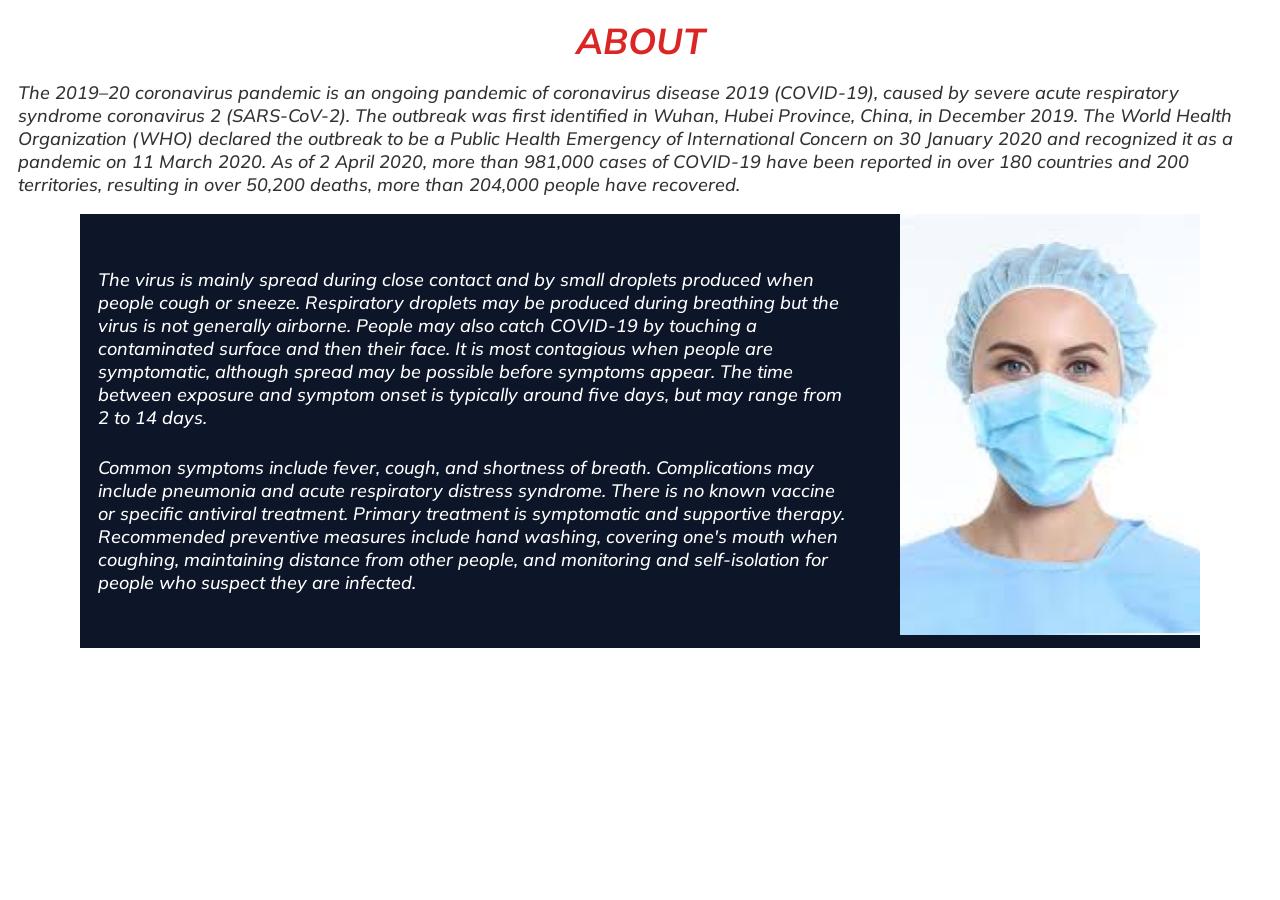
<file: about/about.html>
<!DOCTYPE html>
<html lang="en">
    <head>
        <meta charset="UTF-8">
        <meta name="viewport" content="width=device-width, initial-scale=1.0">
        <title>COVID-19 | About</title>
        <link href="https://fonts.googleapis.com/css2?family=Mulish:ital,wght@0,500;1,400;1,500&display=swap" rel="stylesheet">
        <link rel="stylesheet" href="../public/css/styles.css" type="text/css">
    </head>
    <body>
        <header>
            <h1>About</h1>
        </header>
        <main>
            <p>The 2019–20 coronavirus pandemic is an ongoing pandemic of coronavirus disease 2019 (COVID-19), caused by severe acute respiratory syndrome coronavirus 2 (SARS-CoV-2). The outbreak was first identified in Wuhan, Hubei Province, China, in December 2019. The World Health Organization (WHO) declared the outbreak to be a Public Health Emergency of International Concern on 30 January 2020 and recognized it as a pandemic on 11 March 2020. As of 2 April 2020, more than 981,000 cases of COVID-19 have been reported in over 180 countries and 200 territories, resulting in over 50,200 deaths, more than 204,000 people have recovered.</p>
            <div class="about-flex flex">
                <div class="about-flex-text">
                    <p>The virus is mainly spread during close contact and by small droplets produced when people cough or sneeze. Respiratory droplets may be produced during breathing but the virus is not generally airborne. People may also catch COVID-19 by touching a contaminated surface and then their face. It is most contagious when people are symptomatic, although spread may be possible before symptoms appear. The time between exposure and symptom onset is typically around five days, but may range from 2 to 14 days.</p>
                    <p>Common symptoms include fever, cough, and shortness of breath. Complications may include pneumonia and acute respiratory distress syndrome. There is no known vaccine or specific antiviral treatment. Primary treatment is symptomatic and supportive therapy. Recommended preventive measures include hand washing, covering one's mouth when coughing, maintaining distance from other people, and monitoring and self-isolation for people who suspect they are infected.</p>
                </div>
                <div class="about-img-div img-div">
                    <img src="../public/images/cdc-k0KRNtqcjfw-unsplash 1.png" alt="A health worker">
                </div>
            </div>
        </main>
    </body>
</html>
</file>
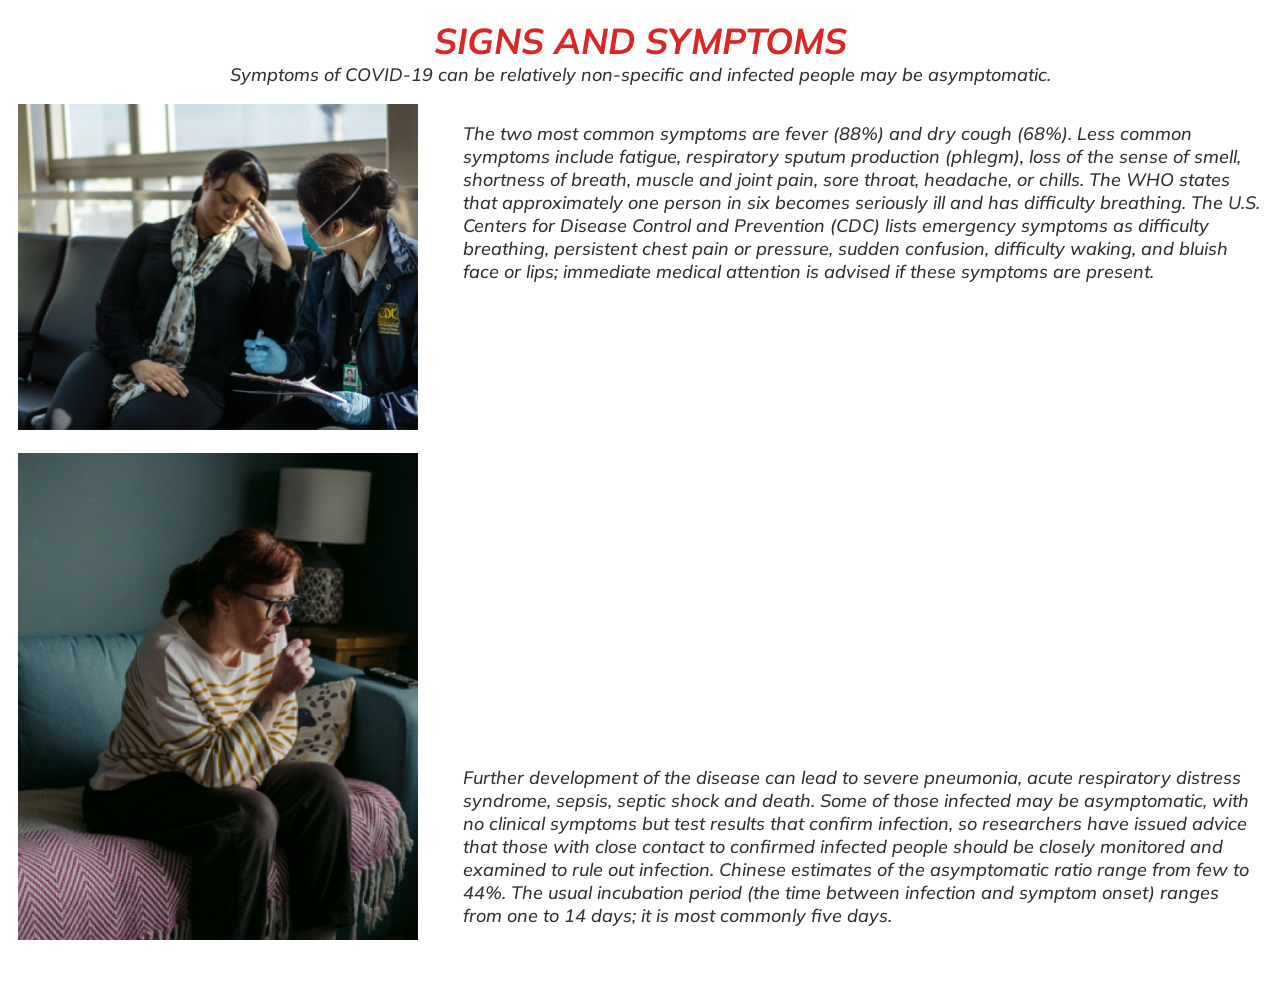
<file: signs/signs.html>
<!DOCTYPE html>
<html lang="en">
    <head>
        <meta charset="UTF-8">
        <meta name="viewport" content="width=device-width, initial-scale=1.0">
        <title>COVID-19 | Signs and Symptoms</title>
        <link href="https://fonts.googleapis.com/css2?family=Mulish:ital,wght@0,500;1,400;1,500&display=swap" rel="stylesheet">
        <link rel="stylesheet" href="../public/css/styles.css" type="text/css">
    </head>
    <body>
        <header>
            <h1>Signs and Symptoms</h1>
            <p>Symptoms of COVID-19 can be relatively non-specific and infected people may be asymptomatic.</p>
        </header>
        <main>
            <div class="signs-flex flex">
                <div class="signs-img-div img-div">
                    <img src="../public/images/cdc-ioZc-2TpcjY-unsplash 1.png" alt="A sick person">
                </div>
                <p class="signs-flex-text">The two most common symptoms are fever (88%) and dry cough (68%). Less common symptoms include fatigue, respiratory sputum production (phlegm), loss of the sense of smell, shortness of breath, muscle and joint pain, sore throat, headache, or chills. The WHO states that approximately one person in six becomes seriously ill and has difficulty breathing. The U.S. Centers for Disease Control and Prevention (CDC) lists emergency symptoms as difficulty breathing, persistent chest pain or pressure, sudden confusion, difficulty waking, and bluish face or lips; immediate medical attention is advised if these symptoms are present.</p>
            </div>
            <div class="signs-flex signs-flex-2 flex">
                <div class="signs-img-div img-div">
                    <img src="../public/images/annie-spratt-_S0XzuaZLas-unsplash 1.png" alt="A person coughing">
                </div>
                <p class="signs-flex-text">Further development of the disease can lead to severe pneumonia, acute respiratory distress syndrome, sepsis, septic shock and death. Some of those infected may be asymptomatic, with no clinical symptoms but test results that confirm infection, so researchers have issued advice that those with close contact to confirmed infected people should be closely monitored and examined to rule out infection. Chinese estimates of the asymptomatic ratio range from few to 44%. The usual incubation period (the time between infection and symptom onset) ranges from one to 14 days; it is most commonly five days.</p>
            </div>
        </main> 
    </body>
</html>
</file>
<file: public/css/styles.css>
/* General styles */
* {
    box-sizing: border-box;
    margin: 0;
    padding: 0;
}

html {
    font-size: 14px;
}

body {
    color: #323232;
    font-family: 'Mulish', sans-serif;
    font-style: italic;
    font-weight: 500;
    padding: 1em;
}

header {
    margin-bottom: 1em;
    text-align: center;
}

h1 {
    color: #DB2626;
    text-transform: uppercase;
}

/* General classes */
.flex {
    display: flex;
}

.img-div img {
    width: 100%;
}

.about-flex-text,
.signs-flex-text {
    margin: 1em 0;
}

/* About page */
.about-flex {
    background: #0D1528;
    color: #fff;
    flex-direction: column-reverse;
    margin: 1em 0;
}

.about-flex-text {
    padding: 0.75em;
}

/* Signs page */
.signs-flex {
    flex-direction: column;
}

/* Media queries */
@media (min-width: 500px) {
    /* General classes */
    .img-div {
        margin: 0 auto;
        width: 75%;
    }
}

@media (min-width: 700px) {
    /* General styles */
    html {
        font-size: 18px;
    }

    /* About page */
    .about-flex {
        flex-direction: row;
        margin: 1em auto;
        width: 90%;
    }

    .about-flex-text p {
        margin: 1em 0;
        padding: 0.25em;
    }

    .about-img-div {
        flex: 300px 0 0;
        margin-left: 1.5em;
    }

    /* Signs page */
    .signs-flex {
        flex-direction: row;
        margin: 1em 0;
    }

    .signs-img-div {
        flex: 400px 0 0;
        margin-right: 2.5em;
    }

    .signs-flex-text {
        width: 75%;
    }

    .signs-flex-2 p {
        align-self: flex-end;
    }
}
</file>
